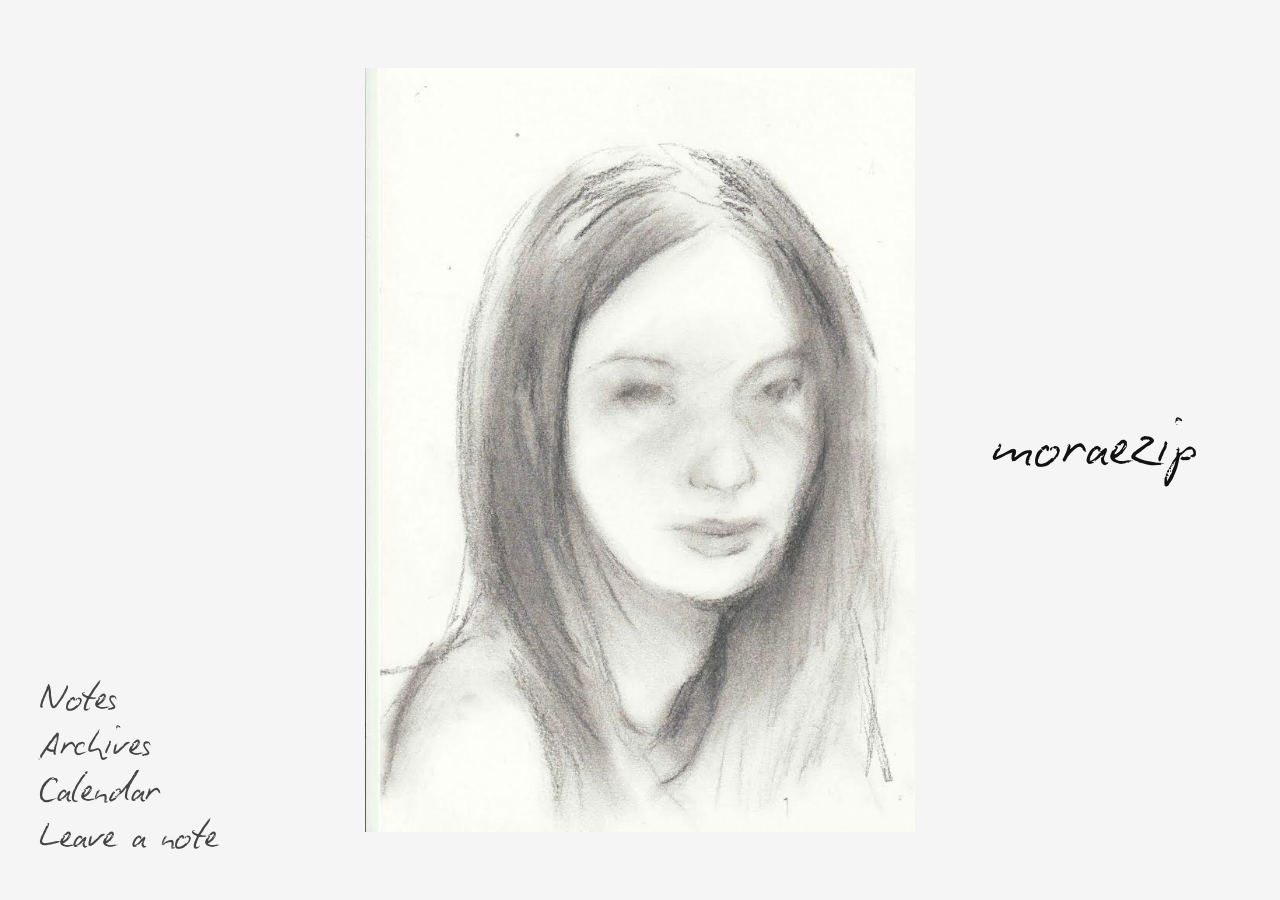
<file: index.html>
<!DOCTYPE html>
<html lang="en">
<head>
  <meta charset="UTF-8">
  <meta name="viewport" content="width=device-width, initial-scale=1.0">
  <title>moraezip</title>
  <link rel="preconnect" href="https://fonts.googleapis.com">
  <link rel="preconnect" href="https://fonts.gstatic.com" crossorigin>
  <link href="https://fonts.googleapis.com/css2?family=Inter:wght@300;400;500;700&family=JetBrains+Mono:wght@400;700&family=Noto+Sans+KR:wght@100;300;400;500;700&display=swap" rel="stylesheet">
  <link rel="stylesheet" href="style.css">
</head>
<body class="home">

  <div class="ambient-time" id="time">—</div>

  <main class="exhibition-frame">

    <section class="panel-optic">
      <img class="panel-image" src="images/portrait.jpg" alt="portrait">
      <div class="signature-script">moraezip</div>
    </section>

    <section class="panel-data">
      <header class="meta-header">
        <span><a href="index.html">moraezip</a></span>
        <span id="sys-date"></span>
      </header>

      <div class="abstract" lang="ko">
        <p>삶에 서사를 부여하는 일.</p>
        <p>무작위적인 사건의 총체로서의 삶이 아닌<br>
        나에게 일어난 삶의 사건들을 절묘하게 직조된 하나의 서사로 연결해 내는 일.<br>
        그래서 나에게 일어난 어떤 일도 낭비되지 않게 하는 일.</p>
        <p>하나의 개별적 사건을 나의 삶으로 연결해 내는 건 그런 일이다.<br>
        좋은 일이든, 나쁜 일이든…<br>
        그러면 삶의 사건들이 파편화된 정보들이 아닌<br>
        한 이야기 속의 장치가 된다.</p>
      </div>

      <nav class="control-index">
        <a class="index-item active" href="index.html">
          <span class="item-num">00</span>
          <span class="item-label">Home</span>
        </a>
        <a class="index-item" href="notes.html">
          <span class="item-num">01</span>
          <span class="item-label">Notes</span>
        </a>
        <a class="index-item" href="archives.html">
          <span class="item-num">02</span>
          <span class="item-label">Archives</span>
        </a>
        <a class="index-item" href="calendar.html">
          <span class="item-num">03</span>
          <span class="item-label">Calendar</span>
        </a>
        <a class="index-item" href="leave.html">
          <span class="item-num">04</span>
          <span class="item-label">Leave a note</span>
        </a>
      </nav>

    </section>

  </main>

  <script>
    const t = document.getElementById('time');
    const render = () => {
      const d = new Date();
      let h = d.getHours(), m = d.getMinutes();
      const ap = h >= 12 ? 'p.m.' : 'a.m.';
      h = h % 12 || 12;
      t.textContent = `${h}:${String(m).padStart(2,'0')} ${ap}`;
    };
    render(); setInterval(render, 30000);

    const sysDateEl = document.getElementById('sys-date');
    if (sysDateEl) {
      const months = ['JAN','FEB','MAR','APR','MAY','JUN','JUL','AUG','SEP','OCT','NOV','DEC'];
      const dt = new Date();
      sysDateEl.textContent = `${months[dt.getMonth()]} ${String(dt.getDate()).padStart(2,'0')}, ${dt.getFullYear()}`;
    }
  </script>
</body>
</html>
</file>
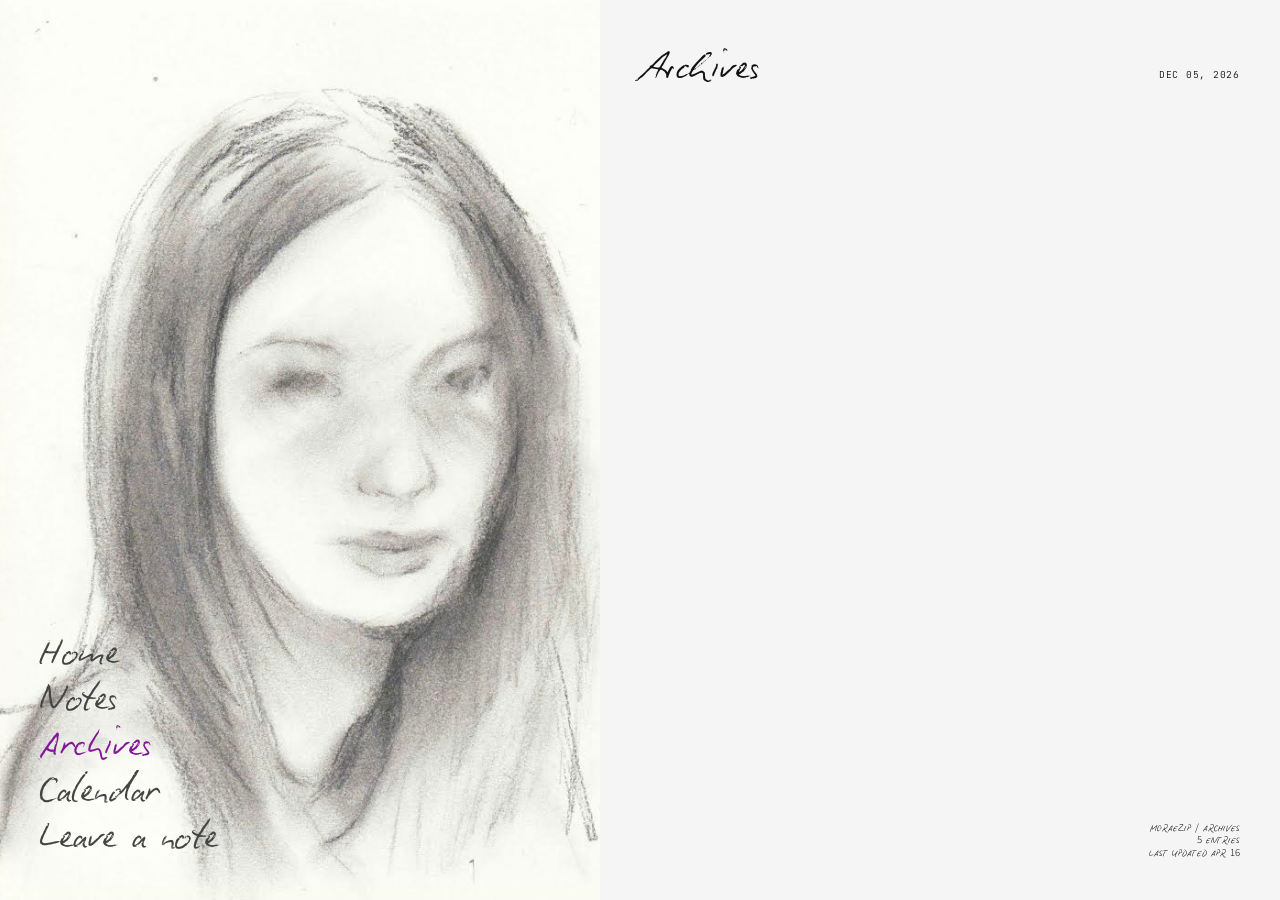
<file: archives.html>
<!DOCTYPE html>
<html lang="en">
<head>
  <meta charset="UTF-8">
  <meta name="viewport" content="width=device-width, initial-scale=1.0">
  <title>archives — moraezip</title>
  <link rel="preconnect" href="https://fonts.googleapis.com">
  <link rel="preconnect" href="https://fonts.gstatic.com" crossorigin>
  <link href="https://fonts.googleapis.com/css2?family=Inter:wght@300;400;500;700&family=JetBrains+Mono:wght@400;700&family=Noto+Sans+KR:wght@100;300;400;500;700&display=swap" rel="stylesheet">
  <link rel="stylesheet" href="style.css">
</head>
<body class="page-section">

  <div class="mobile-brand"><a href="index.html">moraezip</a></div>
  <div class="ambient-crumb"><a href="index.html">← moraezip</a> &nbsp;/&nbsp; archives</div>
  <div class="ambient-time" id="time">—</div>

  <main class="exhibition-frame">

    <section class="panel-optic">
      <a href="index.html" class="panel-link"><img class="panel-image" src="images/portrait.jpg" alt="portrait"></a>
      <div class="signature-script">archives</div>
    </section>

    <section class="panel-data">
      <header class="meta-header">
        <span>Archives</span>
        <span id="sys-date"></span>
      </header>

      <nav class="control-index">
        <a class="index-item" href="index.html"><span class="item-num">00</span><span class="item-label">Home</span></a>
        <a class="index-item" href="notes.html"><span class="item-num">01</span><span class="item-label">Notes</span></a>
        <a class="index-item active" href="archives.html"><span class="item-num">02</span><span class="item-label">Archives</span></a>
        <a class="index-item" href="calendar.html"><span class="item-num">03</span><span class="item-label">Calendar</span></a>
        <a class="index-item" href="leave.html"><span class="item-num">04</span><span class="item-label">Leave a note</span></a>
      </nav>

      <div class="gallery" id="gallery"></div>

      <div class="system-signature">
        MORAEZIP / ARCHIVES<br>
        5 ENTRIES<br>
        LAST UPDATED APR 16
      </div>
    </section>

  </main>

  <script src="posts.js"></script>
  <script>
    const t = document.getElementById('time');
    const render = () => {
      const d = new Date();
      let h = d.getHours(), m = d.getMinutes();
      const ap = h >= 12 ? 'p.m.' : 'a.m.';
      h = h % 12 || 12;
      t.textContent = `${h}:${String(m).padStart(2,'0')} ${ap}`;
    };
    render(); setInterval(render, 30000);

    const sysDateEl = document.getElementById('sys-date');
    if (sysDateEl) {
      const months = ['JAN','FEB','MAR','APR','MAY','JUN','JUL','AUG','SEP','OCT','NOV','DEC'];
      const dt = new Date();
      sysDateEl.textContent = `${months[dt.getMonth()]} ${String(dt.getDate()).padStart(2,'0')}, ${dt.getFullYear()}`;
    }

    const gallery = document.getElementById('gallery');
    gallery.innerHTML = '<p class="entry-excerpt" style="font-size:0.7rem;">Loading…</p>';
    window.POSTS_READY.then(() => {
      const entries = Object.entries(window.POSTS)
        .filter(([_, p]) => p.kind === 'archive')
        .sort((a, b) => (b[1].isoDate || '').localeCompare(a[1].isoDate || ''));
      gallery.innerHTML = entries.map(([id, p]) => `
        <a class="gallery-item" href="post.html?id=${id}">
          <div class="gallery-frame">
            <img class="gallery-img" src="${p.image || 'images/portrait.jpg'}" alt="${p.title}">
          </div>
          <div class="gallery-title">${p.title}</div>
        </a>
      `).join('');
    });
  </script>
</body>
</html>
</file>
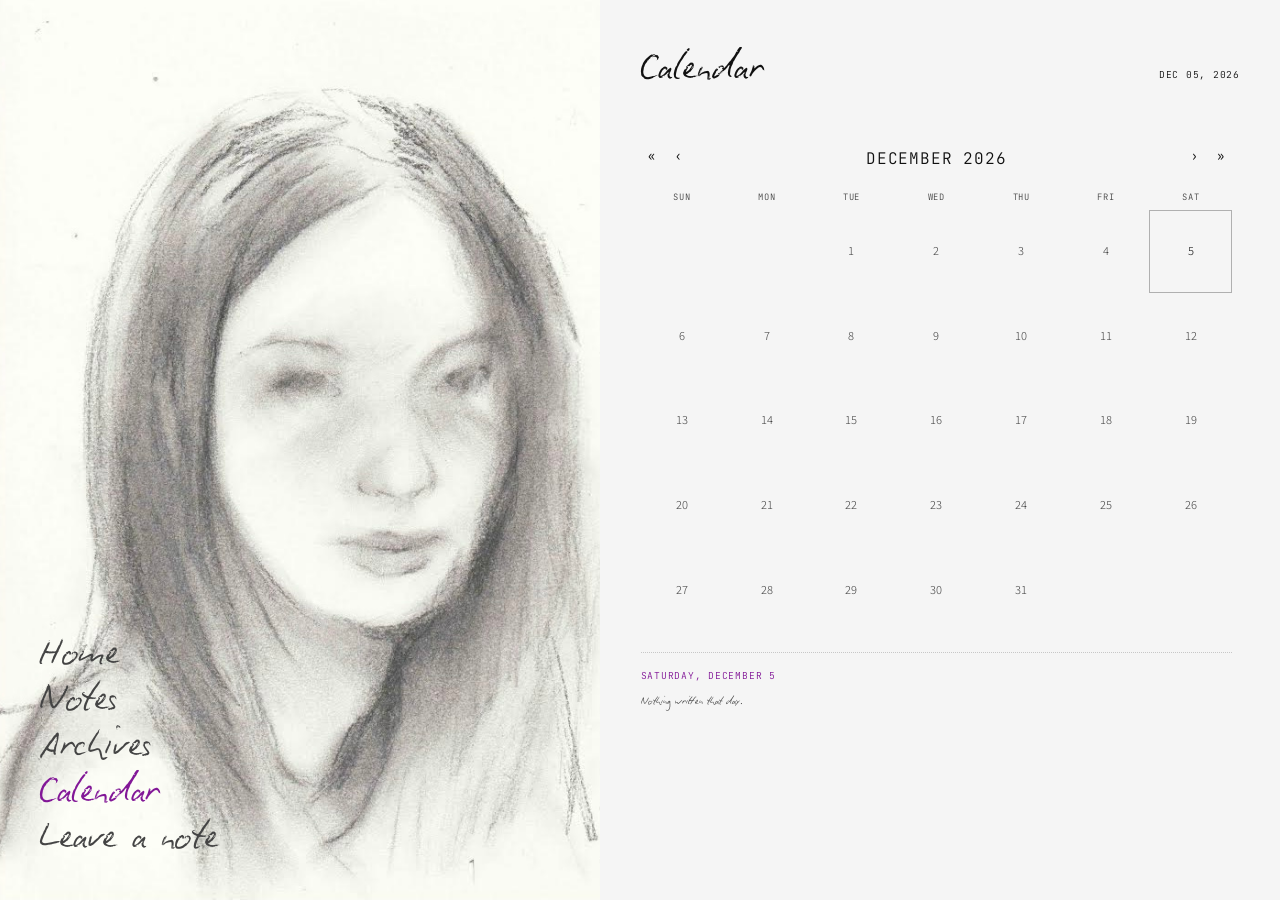
<file: calendar.html>
<!DOCTYPE html>
<html lang="en">
<head>
  <meta charset="UTF-8">
  <meta name="viewport" content="width=device-width, initial-scale=1.0">
  <title>calendar — moraezip</title>
  <link rel="preconnect" href="https://fonts.googleapis.com">
  <link rel="preconnect" href="https://fonts.gstatic.com" crossorigin>
  <link href="https://fonts.googleapis.com/css2?family=Inter:wght@300;400;500;700&family=JetBrains+Mono:wght@400;700&family=Noto+Sans+KR:wght@100;300;400;500;700&display=swap" rel="stylesheet">
  <link rel="stylesheet" href="style.css">
</head>
<body class="page-section">

  <div class="mobile-brand"><a href="index.html">moraezip</a></div>
  <div class="ambient-crumb"><a href="index.html">← moraezip</a> &nbsp;/&nbsp; calendar</div>
  <div class="ambient-time" id="time">—</div>

  <main class="exhibition-frame">

    <section class="panel-optic">
      <a href="index.html" class="panel-link"><img class="panel-image" src="images/portrait.jpg" alt="portrait"></a>
      <div class="signature-script">calendar</div>
    </section>

    <section class="panel-data">
      <header class="meta-header">
        <span>Calendar</span>
        <span id="sys-date"></span>
      </header>

      <nav class="control-index">
        <a class="index-item" href="index.html"><span class="item-num">00</span><span class="item-label">Home</span></a>
        <a class="index-item" href="notes.html"><span class="item-num">01</span><span class="item-label">Notes</span></a>
        <a class="index-item" href="archives.html"><span class="item-num">02</span><span class="item-label">Archives</span></a>
        <a class="index-item active" href="calendar.html"><span class="item-num">03</span><span class="item-label">Calendar</span></a>
        <a class="index-item" href="leave.html"><span class="item-num">04</span><span class="item-label">Leave a note</span></a>
      </nav>

      <div class="calendar-wrap">
        <div class="cal-head">
          <div class="cal-nav">
            <button class="cal-btn" id="year-prev" aria-label="previous year">«</button>
            <button class="cal-btn" id="month-prev" aria-label="previous month">‹</button>
          </div>
          <span class="cal-month" id="cal-month-label">—</span>
          <div class="cal-nav">
            <button class="cal-btn" id="month-next" aria-label="next month">›</button>
            <button class="cal-btn" id="year-next" aria-label="next year">»</button>
          </div>
        </div>
        <div class="cal-grid" id="cal-grid"></div>
        <div class="cal-day-posts" id="day-posts">
          <div class="cal-day-head">Select a marked day</div>
          <p class="entry-excerpt" style="font-size:0.7rem;">Dots mark days with entries. Click to see what was written.</p>
        </div>
      </div>
    </section>

  </main>

  <script src="posts.js"></script>
  <script>
    const t = document.getElementById('time');
    const renderTime = () => {
      const d = new Date();
      let h = d.getHours(), m = d.getMinutes();
      const ap = h >= 12 ? 'p.m.' : 'a.m.';
      h = h % 12 || 12;
      t.textContent = `${h}:${String(m).padStart(2,'0')} ${ap}`;
    };
    renderTime(); setInterval(renderTime, 30000);

    const sysDateEl = document.getElementById('sys-date');
    if (sysDateEl) {
      const months = ['JAN','FEB','MAR','APR','MAY','JUN','JUL','AUG','SEP','OCT','NOV','DEC'];
      const dt = new Date();
      sysDateEl.textContent = `${months[dt.getMonth()]} ${String(dt.getDate()).padStart(2,'0')}, ${dt.getFullYear()}`;
    }

    // Build a date-keyed map from posts.json (loaded async).
    const posts = {};
    const today = new Date();
    const todayStr = today.toISOString().slice(0,10);
    const dows = ['Sun','Mon','Tue','Wed','Thu','Fri','Sat'];
    const monthNames = ['January','February','March','April','May','June','July','August','September','October','November','December'];
    const grid = document.getElementById('cal-grid');
    const label = document.getElementById('cal-month-label');
    const dayPosts = document.getElementById('day-posts');

    // State — start on today's month.
    let viewYear = today.getFullYear();
    let viewMonth = today.getMonth();

    function renderGrid() {
      grid.innerHTML = '';
      dows.forEach(d => {
        const c = document.createElement('div');
        c.className = 'cal-dow';
        c.textContent = d;
        grid.appendChild(c);
      });

      label.textContent = `${monthNames[viewMonth]} ${viewYear}`;

      const firstDay = new Date(viewYear, viewMonth, 1).getDay();
      const lastDate = new Date(viewYear, viewMonth+1, 0).getDate();

      for (let i = 0; i < firstDay; i++) {
        const c = document.createElement('div');
        c.className = 'cal-cell empty';
        grid.appendChild(c);
      }

      for (let d = 1; d <= lastDate; d++) {
        const key = `${viewYear}-${String(viewMonth+1).padStart(2,'0')}-${String(d).padStart(2,'0')}`;
        const c = document.createElement('div');
        c.className = 'cal-cell';
        if (posts[key]) c.classList.add('has-post');
        if (key === todayStr) c.classList.add('today');
        c.textContent = d;
        c.dataset.key = key;
        c.addEventListener('click', () => selectDay(key, c));
        grid.appendChild(c);
      }
    }

    function selectDay(key, cell) {
      document.querySelectorAll('.cal-cell.selected').forEach(x => x.classList.remove('selected'));
      cell.classList.add('selected');
      const list = posts[key];
      const head = new Date(key).toLocaleDateString('en-US', { weekday:'long', month:'long', day:'numeric' });
      if (!list) {
        dayPosts.innerHTML = `<div class="cal-day-head">${head}</div><p class="entry-excerpt" style="font-size:0.7rem;">Nothing written that day.</p>`;
        return;
      }
      dayPosts.innerHTML = `<div class="cal-day-head">${head} · ${list.length} entr${list.length>1?'ies':'y'}</div>` +
        list.map(p => `
          <a class="entry" href="post.html?id=${p.id}">
            <span class="entry-date">${p.kind.toUpperCase()}</span>
            <div>
              <div class="entry-title">${p.title}</div>
              <p class="entry-excerpt">${p.excerpt}</p>
            </div>
          </a>
        `).join('');
    }

    function step(deltaYears, deltaMonths) {
      const d = new Date(viewYear + deltaYears, viewMonth + deltaMonths, 1);
      viewYear = d.getFullYear();
      viewMonth = d.getMonth();
      renderGrid();
    }

    document.getElementById('month-prev').addEventListener('click', () => step(0, -1));
    document.getElementById('month-next').addEventListener('click', () => step(0,  1));
    document.getElementById('year-prev').addEventListener('click',  () => step(-1, 0));
    document.getElementById('year-next').addEventListener('click',  () => step( 1, 0));

    window.POSTS_READY.then(() => {
      Object.entries(window.POSTS).forEach(([id, p]) => {
        const iso = p.isoDate || p.date;
        const d = iso && iso.length <= 10 ? new Date(iso + 'T00:00:00') : new Date(iso);
        if (isNaN(d)) return;
        const key = `${d.getFullYear()}-${String(d.getMonth()+1).padStart(2,'0')}-${String(d.getDate()).padStart(2,'0')}`;
        (posts[key] ||= []).push({ id, ...p });
      });

      renderGrid();

      // Auto-select today.
      const todayCell = grid.querySelector(`[data-key="${todayStr}"]`);
      if (todayCell) selectDay(todayStr, todayCell);
    });
  </script>
</body>
</html>
</file>
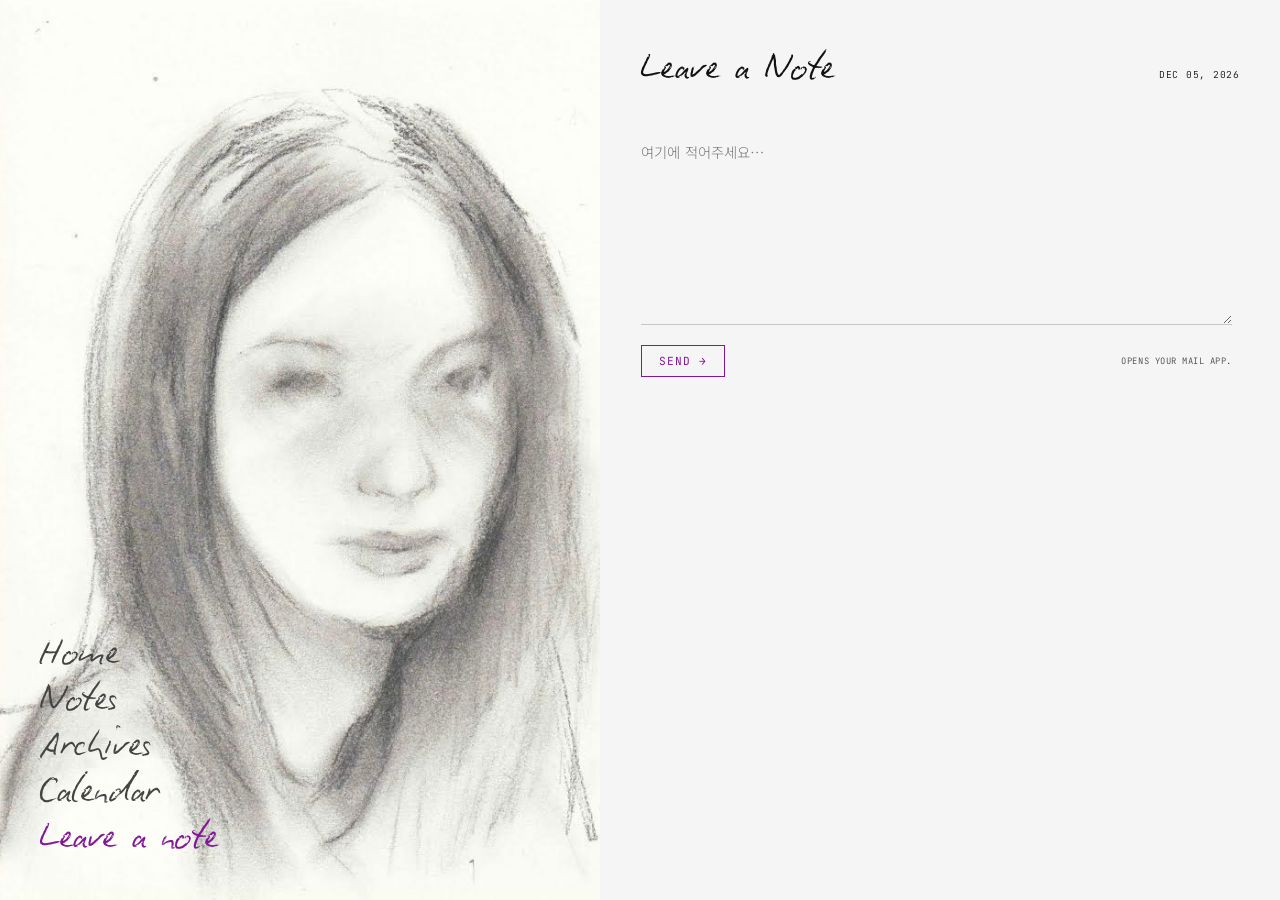
<file: leave.html>
<!DOCTYPE html>
<html lang="en">
<head>
  <meta charset="UTF-8">
  <meta name="viewport" content="width=device-width, initial-scale=1.0">
  <title>leave a note — moraezip</title>
  <link rel="preconnect" href="https://fonts.googleapis.com">
  <link rel="preconnect" href="https://fonts.gstatic.com" crossorigin>
  <link href="https://fonts.googleapis.com/css2?family=Inter:wght@300;400;500;700&family=JetBrains+Mono:wght@400;700&family=Noto+Sans+KR:wght@100;300;400;500;700&display=swap" rel="stylesheet">
  <link rel="stylesheet" href="style.css">
</head>
<body class="page-section">

  <div class="mobile-brand"><a href="index.html">moraezip</a></div>
  <div class="ambient-crumb"><a href="index.html">← moraezip</a> &nbsp;/&nbsp; leave a note</div>
  <div class="ambient-time" id="time">—</div>

  <main class="exhibition-frame">

    <section class="panel-optic">
      <a href="index.html" class="panel-link"><img class="panel-image" src="images/portrait.jpg" alt="portrait"></a>
      <div class="signature-script">note</div>
    </section>

    <section class="panel-data">
      <header class="meta-header">
        <span>Leave a Note</span>
        <span id="sys-date"></span>
      </header>

      <nav class="control-index">
        <a class="index-item" href="index.html"><span class="item-num">00</span><span class="item-label">Home</span></a>
        <a class="index-item" href="notes.html"><span class="item-num">01</span><span class="item-label">Notes</span></a>
        <a class="index-item" href="archives.html"><span class="item-num">02</span><span class="item-label">Archives</span></a>
        <a class="index-item" href="calendar.html"><span class="item-num">03</span><span class="item-label">Calendar</span></a>
        <a class="index-item active" href="leave.html"><span class="item-num">04</span><span class="item-label">Leave a note</span></a>
      </nav>

      <form class="note-form" id="note-form">
        <label class="note-field">
          <textarea name="message" rows="8" required placeholder="여기에 적어주세요…"></textarea>
        </label>

        <div class="note-actions">
          <button type="submit" class="note-submit">Send →</button>
          <span class="note-hint" id="note-hint">Opens your mail app.</span>
        </div>
      </form>
    </section>

  </main>

  <script>
    const t = document.getElementById('time');
    const render = () => {
      const d = new Date();
      let h = d.getHours(), m = d.getMinutes();
      const ap = h >= 12 ? 'p.m.' : 'a.m.';
      h = h % 12 || 12;
      t.textContent = `${h}:${String(m).padStart(2,'0')} ${ap}`;
    };
    render(); setInterval(render, 30000);

    const sysDateEl = document.getElementById('sys-date');
    if (sysDateEl) {
      const months = ['JAN','FEB','MAR','APR','MAY','JUN','JUL','AUG','SEP','OCT','NOV','DEC'];
      const dt = new Date();
      sysDateEl.textContent = `${months[dt.getMonth()]} ${String(dt.getDate()).padStart(2,'0')}, ${dt.getFullYear()}`;
    }

    const TO = 'sy.jeong@mindcarelab.co.kr';

    const form = document.getElementById('note-form');
    const hint = document.getElementById('note-hint');
    form.addEventListener('submit', e => {
      e.preventDefault();
      const message = form.message.value.trim();
      if (!message) return;

      const subject = 'moraezip — a note';
      const mailto = `mailto:${TO}?subject=${encodeURIComponent(subject)}&body=${encodeURIComponent(message + '\n')}`;
      window.location.href = mailto;

      hint.textContent = "Opened in your mail app. Thanks.";
    });
  </script>
</body>
</html>
</file>
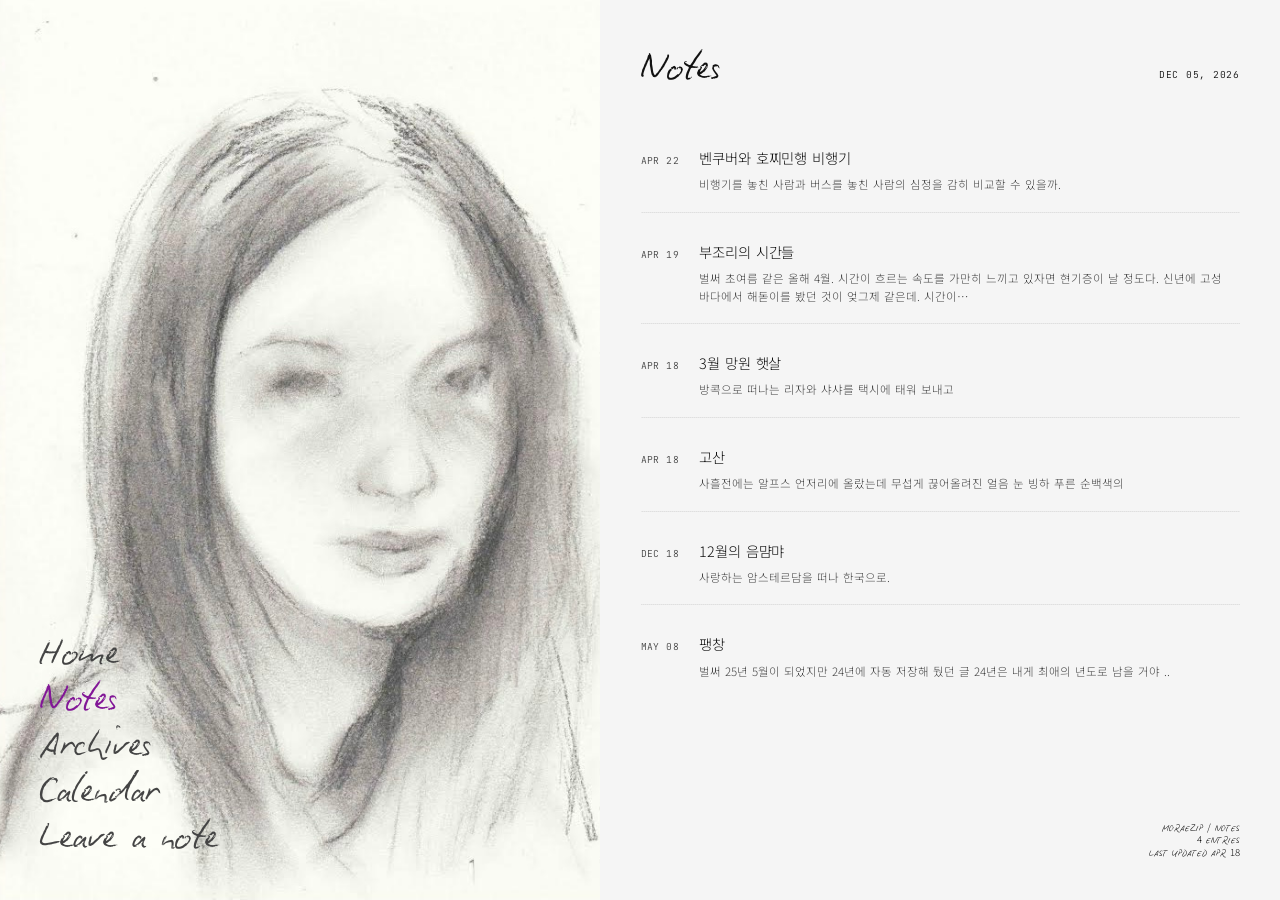
<file: notes.html>
<!DOCTYPE html>
<html lang="en">
<head>
  <meta charset="UTF-8">
  <meta name="viewport" content="width=device-width, initial-scale=1.0">
  <title>notes — moraezip</title>
  <link rel="preconnect" href="https://fonts.googleapis.com">
  <link rel="preconnect" href="https://fonts.gstatic.com" crossorigin>
  <link href="https://fonts.googleapis.com/css2?family=Inter:wght@300;400;500;700&family=JetBrains+Mono:wght@400;700&family=Noto+Sans+KR:wght@100;300;400;500;700&display=swap" rel="stylesheet">
  <link rel="stylesheet" href="style.css">
</head>
<body class="page-section">

  <div class="mobile-brand"><a href="index.html">moraezip</a></div>
  <div class="ambient-crumb"><a href="index.html">← moraezip</a> &nbsp;/&nbsp; notes</div>
  <div class="ambient-time" id="time">—</div>

  <main class="exhibition-frame">

    <section class="panel-optic">
      <a href="index.html" class="panel-link"><img class="panel-image" src="images/portrait.jpg" alt="portrait"></a>
      <div class="signature-script">notes</div>
    </section>

    <section class="panel-data">
      <header class="meta-header">
        <span>Notes</span>
        <span id="sys-date"></span>
      </header>

      <nav class="control-index">
        <a class="index-item" href="index.html"><span class="item-num">00</span><span class="item-label">Home</span></a>
        <a class="index-item active" href="notes.html"><span class="item-num">01</span><span class="item-label">Notes</span></a>
        <a class="index-item" href="archives.html"><span class="item-num">02</span><span class="item-label">Archives</span></a>
        <a class="index-item" href="calendar.html"><span class="item-num">03</span><span class="item-label">Calendar</span></a>
        <a class="index-item" href="leave.html"><span class="item-num">04</span><span class="item-label">Leave a note</span></a>
      </nav>

      <div class="feed" id="feed"></div>

      <div class="system-signature">
        MORAEZIP / NOTES<br>
        4 ENTRIES<br>
        LAST UPDATED APR 18
      </div>
    </section>

  </main>

  <script src="posts.js"></script>
  <script>
    const t = document.getElementById('time');
    const render = () => {
      const d = new Date();
      let h = d.getHours(), m = d.getMinutes();
      const ap = h >= 12 ? 'p.m.' : 'a.m.';
      h = h % 12 || 12;
      t.textContent = `${h}:${String(m).padStart(2,'0')} ${ap}`;
    };
    render(); setInterval(render, 30000);

    const sysDateEl = document.getElementById('sys-date');
    if (sysDateEl) {
      const months = ['JAN','FEB','MAR','APR','MAY','JUN','JUL','AUG','SEP','OCT','NOV','DEC'];
      const dt = new Date();
      sysDateEl.textContent = `${months[dt.getMonth()]} ${String(dt.getDate()).padStart(2,'0')}, ${dt.getFullYear()}`;
    }

    const feed = document.getElementById('feed');
    feed.innerHTML = '<p class="entry-excerpt" style="font-size:0.7rem;">Loading…</p>';
    window.POSTS_READY.then(() => {
      const entries = Object.entries(window.POSTS)
        .filter(([_, p]) => p.kind === 'note')
        .sort((a, b) => (b[1].isoDate || '').localeCompare(a[1].isoDate || ''));
      feed.innerHTML = entries.map(([id, p]) => `
        <a class="entry" href="post.html?id=${id}">
          <span class="entry-date">${p.shortDate}</span>
          <div>
            <div class="entry-title">${p.title}</div>
            <p class="entry-excerpt">${p.excerpt}</p>
          </div>
        </a>
      `).join('');
    });
  </script>
</body>
</html>
</file>
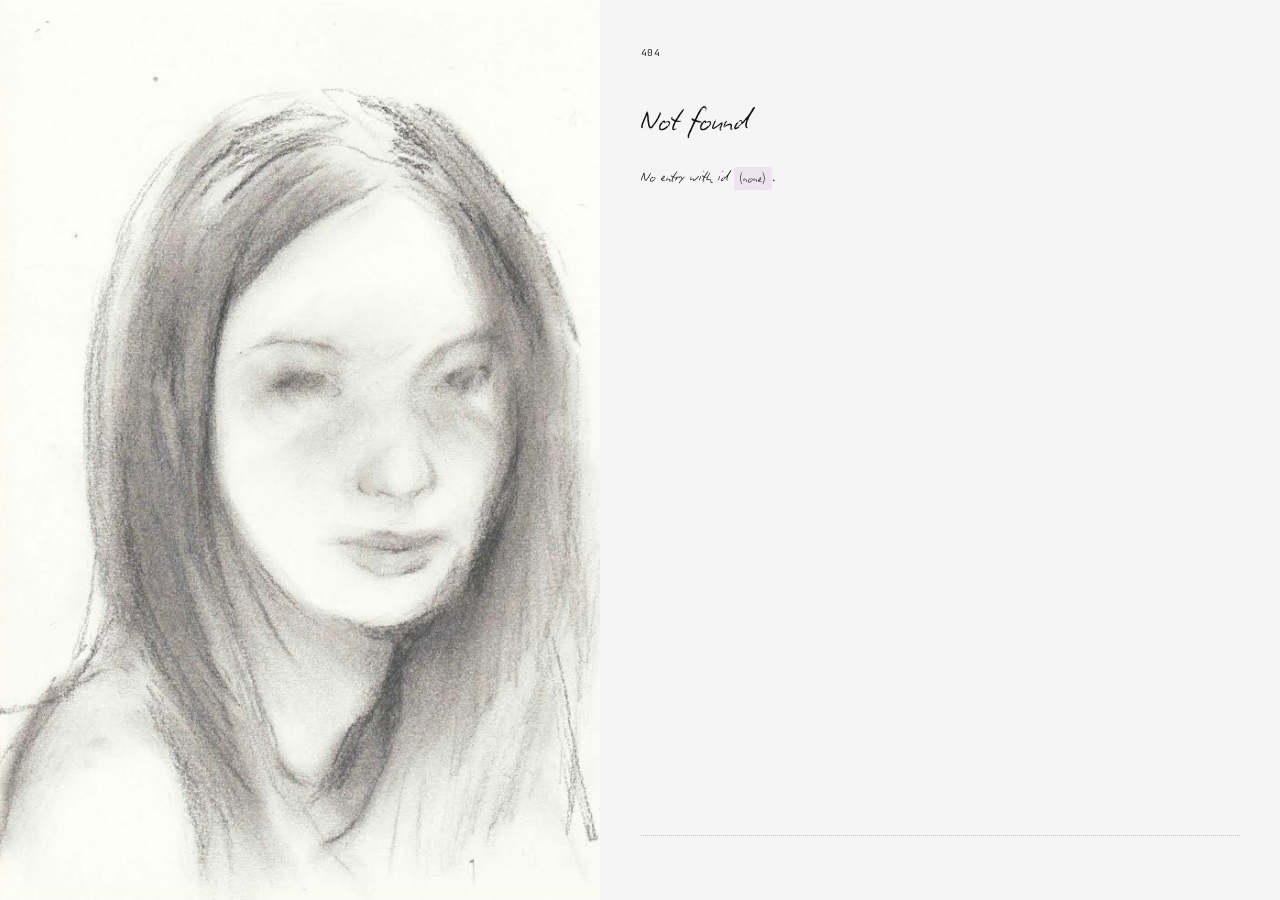
<file: post.html>
<!DOCTYPE html>
<html lang="en">
<head>
  <meta charset="UTF-8">
  <meta name="viewport" content="width=device-width, initial-scale=1.0">
  <title>post — moraezip</title>
  <link rel="preconnect" href="https://fonts.googleapis.com">
  <link rel="preconnect" href="https://fonts.gstatic.com" crossorigin>
  <link href="https://fonts.googleapis.com/css2?family=Inter:wght@300;400;500;700&family=JetBrains+Mono:wght@400;700&family=Noto+Sans+KR:wght@100;300;400;500;700&display=swap" rel="stylesheet">
  <link rel="stylesheet" href="style.css">
</head>
<body>

  <div class="mobile-brand"><a href="index.html">moraezip</a></div>
  <div class="ambient-crumb" id="crumb"><a href="index.html">← moraezip</a></div>
  <div class="ambient-time" id="time">—</div>

  <main class="exhibition-frame">

    <section class="panel-optic">
      <img class="panel-image" src="images/portrait.jpg" alt="portrait">
      <div class="signature-script" id="sig-script">moraezip</div>
    </section>

    <section class="panel-data">
      <header class="meta-header">
        <span id="post-kind">Entry</span>
      </header>

      <article class="post-body" id="post-body">
        <p>loading…</p>
      </article>

      <footer class="post-foot" id="post-foot"></footer>
    </section>

  </main>

  <script src="posts.js"></script>
  <script>
    // Clock
    const t = document.getElementById('time');
    const renderTime = () => {
      const d = new Date();
      let h = d.getHours(), m = d.getMinutes();
      const ap = h >= 12 ? 'p.m.' : 'a.m.';
      h = h % 12 || 12;
      t.textContent = `${h}:${String(m).padStart(2,'0')} ${ap}`;
    };
    renderTime(); setInterval(renderTime, 30000);

    // Load post from ?id= (waits for posts.json to resolve)
    const params = new URLSearchParams(location.search);
    const id = params.get('id');

    const body = document.getElementById('post-body');
    const kindEl = document.getElementById('post-kind');
    const foot = document.getElementById('post-foot');
    const crumb = document.getElementById('crumb');
    const sig = document.getElementById('sig-script');

    window.POSTS_READY.then(() => {
      const post = id && window.POSTS ? window.POSTS[id] : null;

      if (!post) {
        body.innerHTML = `
          <h1 class="post-title">Not found</h1>
          <p class="post-excerpt">No entry with id <code>${id || '(none)'}</code>.</p>
        `;
        kindEl.textContent = '404';
        return;
      }

      const backHref = post.kind === 'note' ? 'notes.html' : 'archives.html';
      const backLabel = post.kind === 'note' ? 'notes' : 'archives';
      crumb.innerHTML = `<a href="index.html">moraezip</a> &nbsp;/&nbsp; <a href="${backHref}">${backLabel}</a> &nbsp;/&nbsp; <span>${id}</span>`;
      sig.textContent = post.kind === 'note' ? 'notes' : 'archives';
      document.title = `${post.title} — moraezip`;
      kindEl.textContent = post.kind === 'note' ? 'Journal Entry' : 'Archive Snippet';

      const hero = (post.kind === 'archive' && post.image)
        ? `<div class="post-hero"><img src="${post.image}" alt="${post.title}"></div>` : '';
      body.innerHTML = `
        <div class="post-date">${post.date}</div>
        <h1 class="post-title">${post.title}</h1>
        ${hero}
        ${post.body}
      `;

      foot.innerHTML = `<a class="post-back" href="${backHref}">← back to ${backLabel}</a>`;
    });
  </script>
</body>
</html>
</file>
<file: style.css>
@font-face {
  font-family: 'Biro Script';
  src: url('fonts/Biro_Script_reduced.otf') format('opentype'),
       url('fonts/Biro_Script_reduced.ttf') format('truetype');
  font-weight: normal;
  font-style: normal;
  font-display: swap;
}

:root {
  --bg: #F5F5F5;
  --paper: #F5F5F5;
  --ink: #111111;
  --ink-light: #444444;
  --accent: #821797;
  --font-sans: 'Biro Script', 'Noto Sans KR', 'Inter', -apple-system, sans-serif;
  --font-mono: 'Biro Script', 'Noto Sans KR', 'JetBrains Mono', monospace;
  --kr-body: 300;
  --kr-title: 300;
}

/* Korean text falls through Biro Script to Noto Sans KR. Defaults to thin;
   titles override to medium. Browser uses the weight-appropriate face when
   rendering Korean glyphs (Biro Script is single-weight, so English is unaffected). */
:lang(ko), body { font-weight: var(--kr-body); }
h1, h2, h3, h4,
.post-title, .entry-title, .gallery-title, .meta-header,
.signature-script, .cal-month, .cal-day-head, .ambient-crumb,
.entry-date, .post-date, .item-label, .item-num, .item-status,
.gallery-sub, .entry-source, .post-source, .post-foot {
  font-weight: var(--kr-title);
}

* {
  box-sizing: border-box;
  margin: 0;
  padding: 0;
  -webkit-font-smoothing: antialiased;
  -moz-osx-font-smoothing: grayscale;
}

body {
  background: var(--bg);
  min-height: 100vh;
  display: flex;
  align-items: center;
  justify-content: center;
  font-family: var(--font-sans);
  color: var(--ink);
  overflow: hidden;
}

a { color: inherit; text-decoration: none; }

.ambient-time {
  display: none;
}

.ambient-crumb {
  position: fixed;
  bottom: 2rem;
  left: 2.5rem;
  color: var(--ink-light);
  font-family: var(--font-mono);
  font-size: 0.7rem;
  letter-spacing: 0.08em;
  text-transform: uppercase;
  opacity: 0.85;
}

.ambient-crumb a { opacity: 0.65; }
.ambient-crumb a:hover { opacity: 1; }

.exhibition-frame {
  display: flex;
  width: 100vw;
  height: 100vh;
}

.panel-optic {
  flex: 1;
  position: relative;
  background: #F5F5F5;
  border-right: 1px solid #F5F5F5;
  overflow: hidden;
  display: flex;
  align-items: center;
  justify-content: center;
}

.panel-image {
  position: absolute;
  inset: 0;
  width: 100%;
  height: 100%;
  object-fit: cover;
  object-position: center;
  pointer-events: none;
  user-select: none;
}

.panel-data {
  flex: 1;
  background-color: var(--paper);
  position: relative;
  padding: 3rem 2.5rem;
  display: flex;
  flex-direction: column;
  overflow: hidden;
}

.meta-header {
  display: flex;
  justify-content: space-between;
  align-items: baseline;
  font-size: 0.75rem;
  font-weight: 300;
  letter-spacing: 0.02em;
  margin-bottom: 3rem;
}

.meta-header > span:first-child {
  /* Biro Script (inherits from --font-sans) — the human-facing label */
  font-size: 2.55rem;
  line-height: 1.05;
  text-transform: none;
  letter-spacing: 0;
}

/* Homepage's top-left "moraezip" matches the bottom signature size */
body.home .meta-header > span:first-child { font-size: 4rem; }

/* Hide the bottom-left signature script everywhere — the nav now sits there */
.signature-script { display: none; }

.meta-header > span:last-child {
  /* Mono — the machine-style system tag */
  font-family: 'JetBrains Mono', monospace;
  font-size: 0.6rem;
  letter-spacing: 0.08em;
  text-transform: uppercase;
}

.abstract {
  font-size: 0.82rem;
  line-height: 1.7;
  font-weight: 300;
  width: 90%;
  margin-bottom: 2rem;
  color: var(--ink);
}

.abstract p {
  margin-bottom: 0.9rem;
}

.abstract p:last-child { margin-bottom: 0; }

.abstract sup {
  font-size: 0.55rem;
  vertical-align: super;
  font-weight: 300;
}

.control-index {
  display: flex;
  flex-direction: column;
  gap: 0.75rem;
  margin-top: auto;
  margin-bottom: 3.5rem;
}

.index-item {
  display: flex;
  align-items: baseline;
  gap: 1.5rem;
  cursor: pointer;
  text-decoration: none;
  color: inherit;
}

.item-num { display: none; }

.item-label {
  font-size: 0.85rem;
  font-weight: 300;
  letter-spacing: -0.01em;
  transition: color 0.2s ease;
}

.item-dots {
  flex-grow: 1;
  border-bottom: 1px dotted rgba(17, 17, 17, 0.2);
  margin: 0 10px;
  position: relative;
  top: -4px;
  opacity: 0;
  transition: opacity 0.2s ease;
}

.index-item:not(.active) .item-num { color: var(--ink-light); font-weight: 300; }
.index-item:not(.active) .item-label { color: var(--ink-light); }
.index-item:not(.active):hover .item-label { color: var(--ink); }
.index-item:not(.active):hover .item-num { color: var(--ink); }
.index-item:not(.active):hover .item-dots { opacity: 0.6; }

.index-item.active .item-num {
  font-weight: 300;
  color: var(--accent);
  transform: scale(1.1);
  transform-origin: left center;
}

.index-item.active .item-label { color: var(--accent); font-weight: 300; }
.index-item.active .item-dots { opacity: 1; }

.item-status {
  font-family: var(--font-mono);
  font-size: 0.6rem;
  text-transform: uppercase;
  color: var(--accent);
  opacity: 0;
}

.index-item.active .item-status { opacity: 1; }

.footnotes-cluster {
  position: absolute;
  right: 2.5rem;
  top: 40%;
  display: grid;
  grid-template-columns: auto auto;
  gap: 0.2rem 0.75rem;
  font-family: var(--font-mono);
  font-size: 0.55rem;
  line-height: 1;
}

.fn-row { display: contents; }
.fn-num { text-align: right; color: var(--ink-light); }

.display-element {
  position: absolute;
  font-weight: 300;
  letter-spacing: -0.05em;
  pointer-events: none;
}

.display-ca {
  top: 45%;
  right: 4.5rem;
  font-size: 2rem;
  transform: scaleX(1.5);
  transform-origin: right;
}

.display-rus {
  bottom: 6rem;
  left: 2.5rem;
  font-size: 1.8rem;
}

.system-signature {
  position: absolute;
  bottom: 2.5rem;
  right: 2.5rem;
  text-align: right;
  font-size: 0.6rem;
  line-height: 1.3;
  text-transform: uppercase;
}

.signature-script {
  position: absolute;
  bottom: 2.5rem;
  left: 2.5rem;
  font-size: 2rem;
  font-family: 'Biro Script', serif;
  letter-spacing: 0;
  font-weight: 300;
  color: #111;
  mix-blend-mode: multiply;
}

/* ============================================================ */
/*                       FEED (NOTES / ARCHIVES)                */
/* ============================================================ */

.feed {
  display: flex;
  flex-direction: column;
  gap: 1.25rem;
  overflow-y: auto;
  padding-right: 0.5rem;
  margin-bottom: 3.5rem;
  scrollbar-width: thin;
  scrollbar-color: rgba(17,17,17,0.25) transparent;
}

.feed::-webkit-scrollbar { width: 4px; }
.feed::-webkit-scrollbar-thumb { background: rgba(17,17,17,0.2); border-radius: 2px; }

.entry {
  display: grid;
  grid-template-columns: auto 1fr;
  gap: 1.25rem;
  align-items: baseline;
  padding-bottom: 1.1rem;
  border-bottom: 1px dotted rgba(17,17,17,0.15);
  text-decoration: none;
  color: inherit;
  transition: background 0.15s ease, padding 0.15s ease;
}

a.entry {
  padding: 0.5rem 0.6rem 1rem;
  margin: 0 -0.6rem;
  border-radius: 2px;
}

a.entry:hover {
  background: rgba(130, 23, 151, 0.05);
}

a.entry:hover .entry-title { color: var(--accent); }

.entry:last-child { border-bottom: none; }

.entry-date {
  font-family: 'JetBrains Mono', monospace;
  font-size: 0.6rem;
  letter-spacing: 0.05em;
  color: var(--ink-light);
  text-transform: uppercase;
  white-space: nowrap;
}

.entry-title {
  font-size: 0.9rem;
  font-weight: 300;
  letter-spacing: -0.01em;
  margin-bottom: 0.35rem;
}

.entry-title .idx {
  font-family: var(--font-mono);
  font-size: 0.6rem;
  color: var(--accent);
  margin-right: 0.5rem;
  vertical-align: baseline;
}

.entry-excerpt {
  font-size: 0.72rem;
  line-height: 1.5;
  color: var(--ink-light);
}

.entry-excerpt em { font-style: italic; color: var(--ink); }
.entry-source {
  display: block;
  margin-top: 0.35rem;
  font-family: var(--font-mono);
  font-size: 0.55rem;
  color: var(--accent);
  letter-spacing: 0.05em;
  text-transform: uppercase;
}

/* ============================================================ */
/*                       GALLERY (ARCHIVES)                     */
/* ============================================================ */

.gallery {
  column-count: 4;
  column-gap: 0.75rem;
  overflow-y: auto;
  padding-right: 0.5rem;
  margin-bottom: 3.5rem;
  scrollbar-width: thin;
  scrollbar-color: rgba(17,17,17,0.25) transparent;
}
.gallery::-webkit-scrollbar { width: 4px; }
.gallery::-webkit-scrollbar-thumb { background: rgba(17,17,17,0.2); border-radius: 2px; }

.gallery-item {
  display: block;
  break-inside: avoid;
  margin-bottom: 1.25rem;
  text-decoration: none;
  color: inherit;
  transition: transform 0.2s ease;
}

.gallery-item:hover { transform: translateY(-2px); }
.gallery-item:hover .gallery-title { color: var(--accent); }
.gallery-item:hover .gallery-frame { box-shadow: 0 8px 18px rgba(0,0,0,0.08); }

.gallery-frame {
  overflow: hidden;
  background: #F5F5F5;
  box-shadow: 0 2px 6px rgba(0,0,0,0.04);
  transition: box-shadow 0.2s ease;
  margin-bottom: 0.6rem;
}

.gallery-img {
  width: 100%;
  height: auto;
  display: block;
  transition: transform 0.5s ease;
}

.gallery-item:hover .gallery-img { transform: scale(1.03); }

.gallery-title {
  font-size: 0.72rem;
  font-weight: 300;
  letter-spacing: -0.01em;
  line-height: 1.3;
  color: var(--ink);
  transition: color 0.2s ease;
}

/* ============================================================ */
/*                          CALENDAR                            */
/* ============================================================ */

.calendar-wrap {
  margin-top: 0.5rem;
  flex: 1;
  min-height: 0;
  overflow-y: auto;
  padding-right: 0.5rem;
  scrollbar-width: thin;
  scrollbar-color: rgba(17,17,17,0.25) transparent;
}
.calendar-wrap::-webkit-scrollbar { width: 4px; }
.calendar-wrap::-webkit-scrollbar-thumb { background: rgba(17,17,17,0.2); border-radius: 2px; }

.cal-head {
  display: flex;
  justify-content: space-between;
  align-items: center;
  margin-bottom: 1rem;
  font-family: var(--font-mono);
  font-size: 0.65rem;
  text-transform: uppercase;
  letter-spacing: 0.08em;
  color: var(--ink-light);
}

.cal-nav {
  display: flex;
  gap: 0.25rem;
}

.cal-btn {
  background: transparent;
  border: none;
  color: var(--ink);
  font-family: inherit;
  font-size: 0.95rem;
  line-height: 1;
  width: 1.4rem;
  height: 1.4rem;
  display: flex;
  align-items: center;
  justify-content: center;
  cursor: pointer;
  padding: 0;
  transition: color 0.15s ease;
}

.cal-btn:hover { color: var(--accent); }

.cal-month {
  font-family: 'JetBrains Mono', monospace;
  font-size: 1rem;
  font-weight: 300;
  letter-spacing: 0.05em;
  color: var(--ink);
  text-transform: uppercase;
}

.cal-grid {
  display: grid;
  grid-template-columns: repeat(7, 1fr);
  gap: 2px;
  font-family: var(--font-mono);
  font-size: 0.7rem;
}

.cal-dow {
  font-family: 'JetBrains Mono', monospace;
  text-align: center;
  padding: 0.35rem 0;
  font-size: 0.55rem;
  color: var(--ink-light);
  letter-spacing: 0.08em;
  text-transform: uppercase;
}

.cal-cell {
  aspect-ratio: 1 / 1;
  display: flex;
  align-items: center;
  justify-content: center;
  color: var(--ink-light);
  border: 1px solid transparent;
  position: relative;
  cursor: default;
  transition: background 0.15s ease;
}

.cal-cell.empty { color: transparent; }
.cal-cell.has-post { color: var(--ink); cursor: pointer; }
.cal-cell.has-post::after {
  content: '';
  position: absolute;
  bottom: 4px;
  width: 4px;
  height: 4px;
  background: var(--accent);
  border-radius: 50%;
}
.cal-cell.has-post:hover { background: rgba(30,102,197,0.08); }
.cal-cell.selected {
  background: transparent;
  color: var(--ink);
  border: 1px solid var(--accent);
}
.cal-cell.selected::after { background: var(--accent); }
.cal-cell.today { border-color: rgba(17,17,17,0.3); }

.cal-day-posts {
  margin-top: 1.25rem;
  padding-top: 1rem;
  border-top: 1px dotted rgba(17,17,17,0.2);
}

.cal-day-posts .entry { padding-bottom: 0.75rem; }
.cal-day-head {
  font-family: 'JetBrains Mono', monospace;
  font-size: 0.6rem;
  letter-spacing: 0.08em;
  text-transform: uppercase;
  color: var(--accent);
  margin-bottom: 0.7rem;
}

/* ============================================================ */
/*                       POST VIEW                              */
/* ============================================================ */

.post-body {
  flex: 1;
  min-height: 0;
  overflow-y: auto;
  padding-right: 0.75rem;
  margin-bottom: 1.5rem;
  scrollbar-width: thin;
  scrollbar-color: rgba(17,17,17,0.25) transparent;
}
.post-body::-webkit-scrollbar { width: 4px; }
.post-body::-webkit-scrollbar-thumb { background: rgba(17,17,17,0.2); border-radius: 2px; }

.post-hero {
  margin: 0 0 1.5rem;
  background: #F5F5F5;
}
.post-hero img {
  width: 100%;
  height: auto;
  display: block;
}

.post-date {
  font-family: 'JetBrains Mono', monospace;
  font-size: 0.6rem;
  letter-spacing: 0.08em;
  text-transform: uppercase;
  color: var(--ink-light);
  margin-bottom: 0.75rem;
}

.post-title {
  font-size: 1.8rem;
  font-weight: 300;
  letter-spacing: -0.01em;
  line-height: 1.15;
  margin-bottom: 1.75rem;
  color: var(--ink);
}

.post-body p {
  font-size: 0.88rem;
  line-height: 1.65;
  margin-bottom: 1rem;
  color: var(--ink);
}

.post-body p:last-child { margin-bottom: 0; }

.post-body em { font-style: italic; }

.post-body blockquote {
  font-size: 1.05rem;
  line-height: 1.5;
  padding: 0.25rem 0 0.25rem 1rem;
  border-left: 2px solid var(--accent);
  margin: 1rem 0 1.25rem;
  color: var(--ink);
  font-style: italic;
}

.post-body figure.post-image {
  margin: 1.6rem 0;
}
.post-body figure.post-image img,
.post-body p img {
  max-width: 100%;
  height: auto;
  display: block;
  margin: 0.8rem auto;
}

.post-body code {
  font-family: var(--font-mono);
  font-size: 0.75rem;
  background: rgba(130,23,151,0.08);
  padding: 0.1rem 0.35rem;
  border-radius: 2px;
}

.post-foot {
  padding-top: 1rem;
  border-top: 1px dotted rgba(17,17,17,0.2);
  display: flex;
  justify-content: space-between;
  align-items: baseline;
  gap: 1rem;
  font-family: var(--font-mono);
  font-size: 0.6rem;
  text-transform: uppercase;
  letter-spacing: 0.05em;
}

.post-source {
  color: var(--accent);
}

.post-back {
  color: var(--ink-light);
  text-decoration: none;
  transition: color 0.2s ease;
}

.post-back:hover { color: var(--accent); }

/* ============================================================ */
/*                       LEAVE A NOTE FORM                      */
/* ============================================================ */

.note-form {
  display: flex;
  flex-direction: column;
  gap: 1rem;
  overflow-y: auto;
  padding-right: 0.5rem;
  margin-bottom: 2rem;
  flex: 1;
  min-height: 0;
}

.note-intro {
  font-size: 0.85rem;
  line-height: 1.6;
  color: var(--ink-light);
  margin-bottom: 0.5rem;
}

.note-field {
  display: flex;
  flex-direction: column;
  gap: 0.3rem;
}

.note-label {
  font-family: 'JetBrains Mono', monospace;
  font-size: 0.55rem;
  letter-spacing: 0.1em;
  text-transform: uppercase;
  color: var(--ink-light);
}

.note-label em {
  font-style: normal;
  opacity: 0.6;
  text-transform: none;
  letter-spacing: 0.05em;
}

.note-form input,
.note-form textarea {
  font-family: inherit;
  font-size: 0.88rem;
  line-height: 1.5;
  color: var(--ink);
  background: transparent;
  border: none;
  border-bottom: 1px solid rgba(17,17,17,0.2);
  padding: 0.4rem 0;
  outline: none;
  resize: vertical;
  transition: border-color 0.2s ease;
  width: 100%;
  font-weight: var(--kr-body);
}

.note-form input:focus,
.note-form textarea:focus {
  border-bottom-color: var(--accent);
}

.note-form textarea {
  min-height: 100px;
  font-size: 0.9rem;
}

.note-actions {
  display: flex;
  justify-content: space-between;
  align-items: center;
  gap: 1rem;
  margin-top: 0.25rem;
}

.note-submit {
  background: transparent;
  border: 1px solid var(--accent);
  color: var(--accent);
  font-family: 'JetBrains Mono', monospace;
  font-size: 0.7rem;
  letter-spacing: 0.08em;
  text-transform: uppercase;
  padding: 0.5rem 1.1rem;
  cursor: pointer;
  transition: color 0.2s ease, background 0.2s ease;
}

.note-submit:hover {
  color: white;
  background: var(--accent);
}

.note-hint {
  font-family: 'JetBrains Mono', monospace;
  font-size: 0.55rem;
  letter-spacing: 0.06em;
  text-transform: uppercase;
  color: var(--ink-light);
}

/* ============================================================ */
/*              DESKTOP — nav overlaid on the photo             */
/* ============================================================ */

@media (min-width: 769px) {
  .exhibition-frame { position: relative; }

  /* Drop panel-data's positioning context + overflow clipping on desktop so the
     nav can absolute-position relative to the whole frame and render over
     Section A. System-signature (right: 2.5rem; bottom: 2.5rem) is unaffected
     visually because its new positioning context (the frame) has the same
     bottom-right corner as panel-data did. */
  .panel-data { position: static; overflow: visible; }

  /* Nav overlaid on Section A (photo panel), bottom-left, left-aligned stack */
  .control-index {
    position: absolute;
    left: 2.5rem;
    bottom: 2.5rem;
    z-index: 3;
    width: auto;
    max-width: 30vw;
    margin: 0;
    gap: 0.2rem;
    align-items: flex-start;
    text-align: left;
  }
  .index-item { gap: 4.5rem; justify-content: flex-start; width: auto; }
  .item-num { font-size: 2.1rem; }
  .item-label { font-size: 2.55rem; line-height: 1.05; }
  .item-status { font-size: 1.8rem; }

  /* ── Homepage PC: single-canvas layout matching reference
     Portrait centered at natural aspect, "Moraezip" on the right,
     menu stacked at bottom-left. */
  body.home .exhibition-frame { display: block; }

  body.home .panel-optic {
    position: absolute;
    inset: 0;
    flex: none;
    background: transparent;
    border: none;
    z-index: 1;
    display: flex;
    align-items: center;
    justify-content: center;
  }
  body.home .panel-image {
    position: static;
    width: auto;
    height: auto;
    max-width: 50vw;
    max-height: 85vh;
    object-fit: contain;
  }

  body.home .panel-data {
    position: static;
    width: 0;
    flex: none;
    padding: 0;
    background: transparent;
    overflow: visible;
  }

  /* "Moraezip" heading — right of the photo, vertically centered */
  body.home .meta-header {
    position: absolute;
    top: 50%;
    right: 5rem;
    transform: translateY(-50%);
    margin: 0;
    display: block;
    text-align: left;
    z-index: 3;
  }

}

/* Homepage: hide the abstract Korean text and the sys-date in meta-header */
body.home .abstract { display: none; }
body.home #sys-date { display: none; }

/* Homepage: drop the redundant "Home" menu item (user is already home) */
body.home .control-index .index-item:first-child { display: none; }

/* ============================================================ */
/*                           MOBILE                             */
/* ============================================================ */

.mobile-brand { display: none; }

@media (max-width: 768px) {

  body {
    display: block;
    overflow-y: auto;
    overflow-x: hidden;
    padding: 0;
    background: var(--paper);
  }

  /* Mobile brand heading — only on subpages */
  .mobile-brand {
    display: block;
    padding: 0.6rem 1.25rem 0.2rem;
    font-family: 'Biro Script', serif;
    font-size: 3.2rem;
    line-height: 1;
    letter-spacing: 0;
    color: var(--ink);
  }
  .mobile-brand a { color: inherit; text-decoration: none; }

  body.home { padding: 0; }
  body:not(.home) { padding: 0 0 3rem; }

  /* Hide section header on notes/archives/calendar (mobile only) */
  body.page-section .meta-header { display: none; }

  /* Hide post kind label on mobile (post.html) */
  #post-kind { display: none; }

  .exhibition-frame {
    flex-direction: column;
    width: 100%;
    height: auto;
    margin: 0;
    min-height: auto;
    box-shadow: none;
  }

  /* Homepage only — photo fills the viewport, text overlaid on top */
  body.home .exhibition-frame {
    flex-direction: row;
    position: relative;
    min-height: 100vh;
  }
  body.home .panel-optic {
    position: absolute;
    inset: 0;
    width: 100%;
    height: 100%;
    flex: none;
    border: none;
    background: transparent;
    z-index: 0;
  }
  body.home .panel-image {
    position: absolute;
    inset: 0;
    width: 100%;
    height: 100%;
    object-fit: cover;
    object-position: center;
  }
  body.home .panel-data {
    position: relative;
    z-index: 1;
    background: transparent;
    min-height: 100vh;
    flex: none;
    width: 100%;
  }
  body.home .signature-script { z-index: 2; }

  /* Subpages — show the photo at natural aspect ratio, small, fixed bottom-right */
  body.page-section .panel-optic {
    display: block;
    position: fixed;
    bottom: 1rem;
    right: 1rem;
    width: auto;
    height: auto;
    overflow: visible;
    flex: none;
    border: none;
    background: transparent;
    z-index: 20;
    padding: 0;
  }
  body.page-section .panel-image {
    position: static;
    width: auto;
    height: 80px;
    display: block;
    object-fit: contain;
  }
  body.page-section .panel-optic .signature-script { display: none; }
  /* post.html has no page-section class — keep the original hide behavior */
  body:not(.home):not(.page-section) .panel-optic { display: none; }

  .panel-data {
    flex: 1;
    padding: 0.75rem 1.25rem 2rem;
  }

  .signature-script {
    bottom: 1rem;
    left: 1rem;
    font-size: 1.6rem;
  }

  /* On subpages hide crumb/time overlap — crumb moves inline near mobile-brand */
  body.home .ambient-time {
    bottom: auto; top: 1rem; right: 1.25rem; font-size: 0.85rem;
  }
  body.home .ambient-crumb {
    bottom: auto; top: 1rem; left: 1.25rem; font-size: 0.6rem;
  }

  body:not(.home) .ambient-time { display: none; }
  /* Hide breadcrumb on mobile subpages — the horizontal nav below replaces it */
  body:not(.home) .ambient-crumb { display: none; }

  .meta-header { margin-bottom: 1.75rem; }
  .meta-header > span:first-child { font-size: 2rem; }
  .meta-header > span:last-child  { font-size: 0.55rem; }
  body.home .meta-header > span:first-child { font-size: 3.2rem; }

  .abstract {
    font-size: 0.88rem;
    line-height: 1.75;
    width: 100%;
    margin-bottom: 1.75rem;
  }

  /* Reset the desktop absolute-positioned nav back to in-flow on mobile */
  .control-index { position: static; width: auto; }

  /* Home keeps the original vertical nav on mobile */
  body.home .control-index { margin-bottom: 1.5rem; gap: 0.2rem; }
  body.home .index-item { gap: 1rem; }
  body.home .item-label { font-size: 1.5rem; line-height: 1.05; }

  /* Subpages only — horizontal menu-bar nav on mobile */
  body:not(.home) .control-index {
    flex-direction: row;
    flex-wrap: wrap;
    justify-content: flex-start;
    gap: 1.1rem;
    margin-top: 0;
    margin-bottom: 1.25rem;
    padding-bottom: 0.75rem;
    border-bottom: 1px dotted rgba(17,17,17,0.12);
  }
  body:not(.home) .index-item { gap: 0.3rem; flex: 0 0 auto; }
  body:not(.home) .item-label { font-size: 1.5rem; line-height: 1.05; }
  body:not(.home) .item-num { font-size: 0.55rem; }
  body:not(.home) .item-dots,
  body:not(.home) .item-status { display: none; }
  /* Drop "Home" from the horizontal subpage menu — mobile-brand already links home */
  body:not(.home) .control-index .index-item:first-child { display: none; }

  /* Feed — let the whole page scroll */
  .feed { overflow: visible; margin-bottom: 0; padding-right: 0; }

  /* Gallery — 2 columns on mobile */
  .gallery {
    column-count: 2;
    column-gap: 0.75rem;
    overflow: visible;
    margin-bottom: 0;
    padding-right: 0;
  }
  .gallery-title { font-size: 0.8rem; }

  /* Calendar — keep 7 cols, natural height */
  .calendar-wrap { overflow: visible; padding-right: 0; flex: none; }
  .cal-grid { font-size: 0.8rem; }
  .cal-month { font-size: 1.4rem; }
  .cal-btn { font-size: 1.1rem; width: 1.8rem; height: 1.8rem; }

  /* Post view */
  .post-body { overflow: visible; padding-right: 0; margin-bottom: 1.5rem; }
  .post-title { font-size: 1.5rem; margin-bottom: 1.25rem; }
  .post-body p { font-size: 0.92rem; line-height: 1.7; }
  .post-hero { margin-bottom: 1.25rem; }
  .post-foot { flex-direction: column; align-items: flex-start; gap: 0.5rem; }
}

@media (max-width: 400px) {
  .panel-data { padding: 1.5rem 1rem 1.75rem; }
  .meta-header > span:first-child { font-size: 1.9rem; }
  .signature-script { font-size: 1.4rem; }
  body.home .meta-header > span:first-child { font-size: 2.8rem; }
  .mobile-brand { font-size: 2.8rem; }
}
</file>
